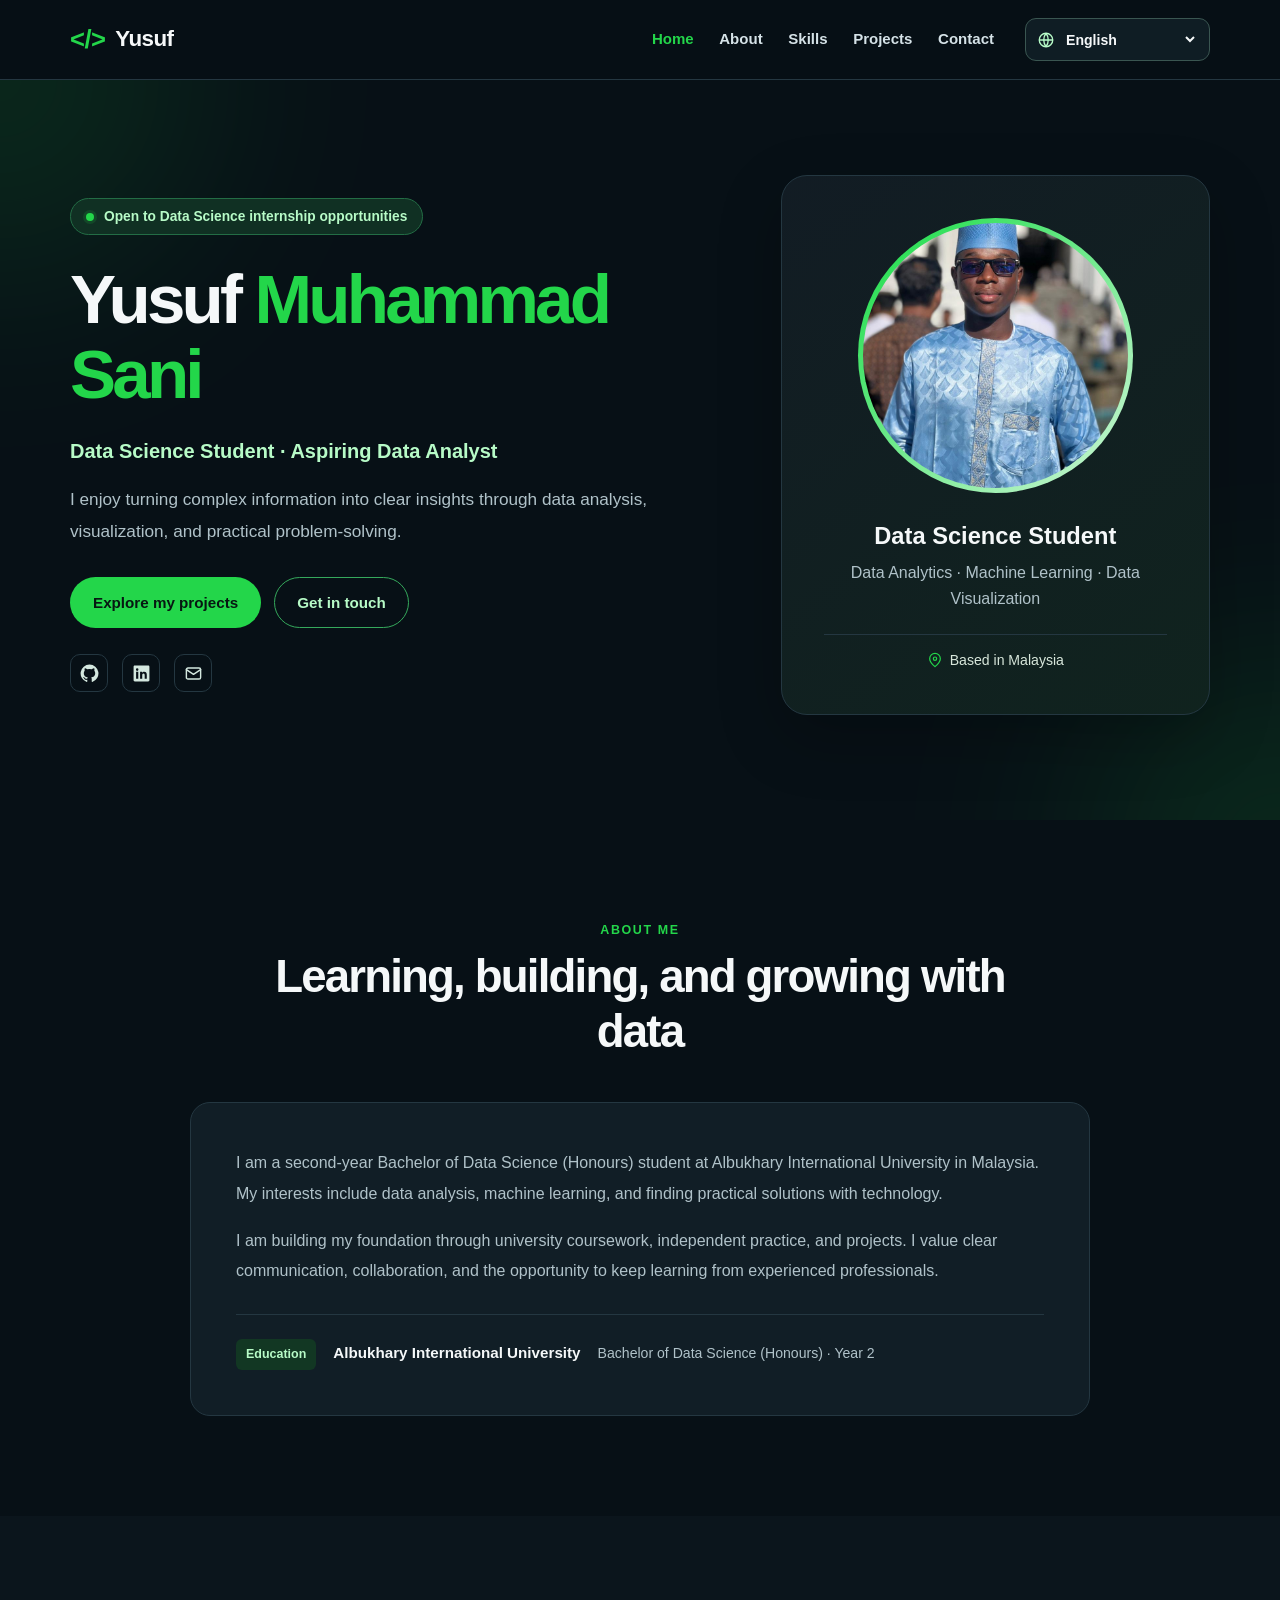
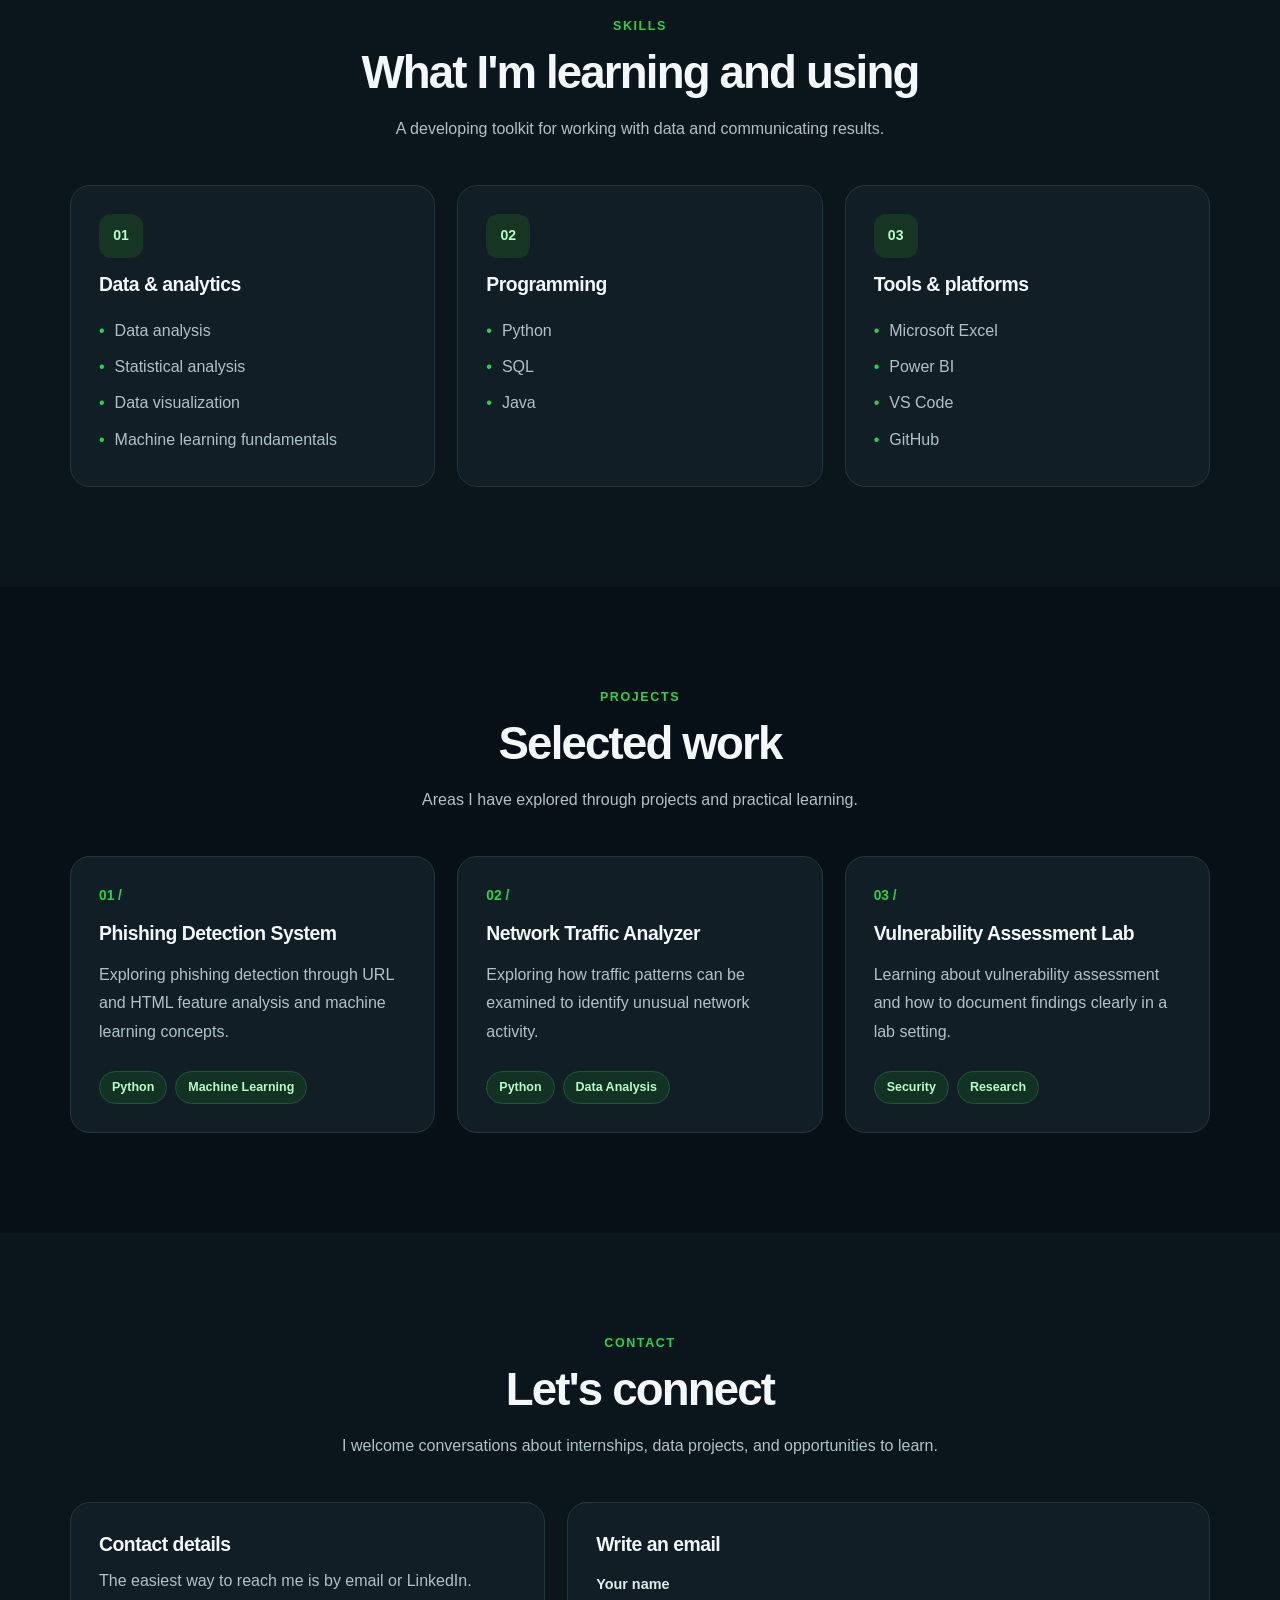
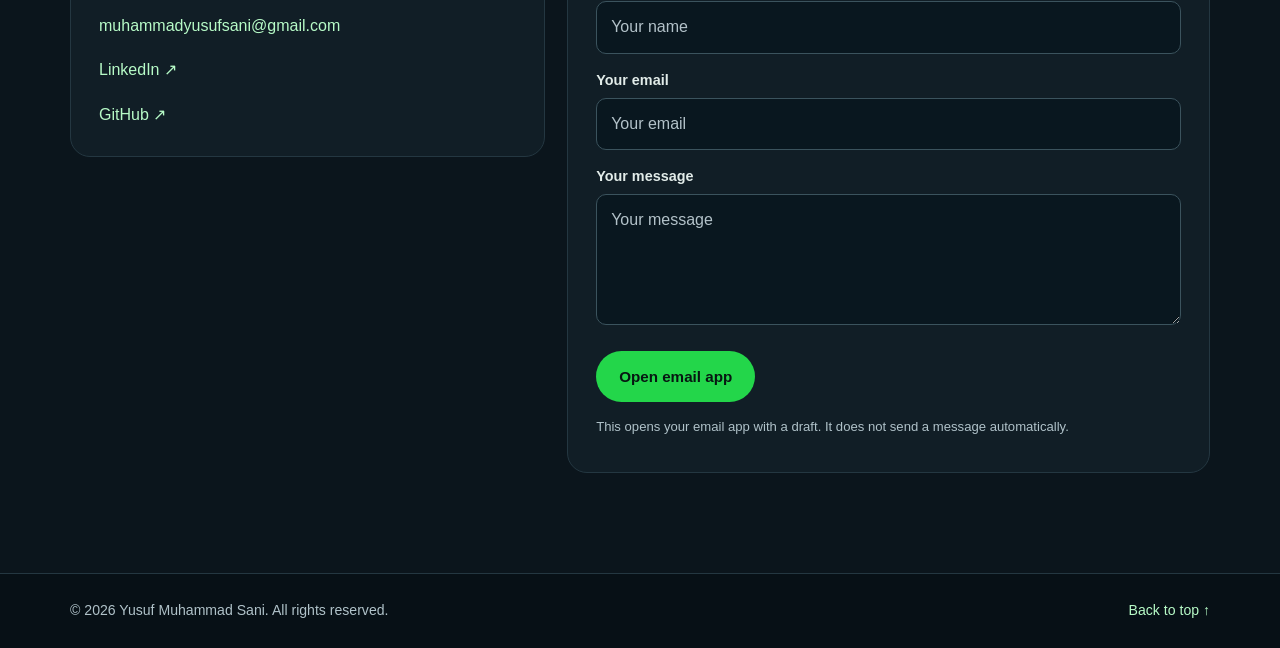
<file: index.html>
<!doctype html>
<html lang="en" dir="ltr">
<head>
  <meta charset="utf-8">
  <meta name="viewport" content="width=device-width, initial-scale=1">
  <meta name="theme-color" content="#071016">
  <meta name="description" data-i18n-content="meta.description" content="Portfolio of Yusuf Muhammad Sani, a Data Science student seeking internship opportunities. Explore projects, skills, and contact details.">
  <meta property="og:type" content="website">
  <meta property="og:title" content="Yusuf Muhammad Sani | Data Science Portfolio">
  <meta property="og:description" content="Data Science student exploring analytics, machine learning, and data visualization.">
  <meta property="og:url" content="https://abuufarhan.github.io/My-Porfolio/">
  <link rel="canonical" href="https://abuufarhan.github.io/My-Porfolio/">
  <title data-i18n="meta.title">Yusuf Muhammad Sani | Data Science Portfolio</title>
  
<link rel="stylesheet" href="css/style.css?v=5">

  <script src="js/i18n.js" defer></script>
  <script src="js/script.js" defer></script>
</head>
<body>
  <a class="skip-link" href="#main" data-i18n="accessibility.skip">Skip to main content</a>
  <header class="site-header" id="top">
    <div class="container header-inner">
      <a class="brand" href="#home" aria-label="Yusuf Muhammad Sani — home">
        <span class="brand-mark" aria-hidden="true">&lt;/&gt;</span><span>Yusuf</span>
      </a>

      <nav class="site-nav" id="siteNav" aria-label="Main navigation" data-i18n-aria-label="nav.label">
        <a href="#home" class="nav-link" data-i18n="nav.home">Home</a>
        <a href="#about" class="nav-link" data-i18n="nav.about">About</a>
        <a href="#skills" class="nav-link" data-i18n="nav.skills">Skills</a>
        <a href="#projects" class="nav-link" data-i18n="nav.projects">Projects</a>
        <a href="#contact" class="nav-link" data-i18n="nav.contact">Contact</a>
      </nav>

      <div class="header-actions">
        <div class="language-picker">
          <svg viewBox="0 0 24 24" fill="none" stroke="currentColor" stroke-width="1.8" aria-hidden="true"><circle cx="12" cy="12" r="9"/><path d="M3 12h18M12 3a15 15 0 0 1 0 18M12 3a15 15 0 0 0 0 18"/></svg>
          <label class="sr-only" data-i18n="nav.chooseLanguage" for="languageSelect">Choose website language</label>
          <select id="languageSelect" aria-label="Choose website language" data-i18n-aria-label="nav.chooseLanguage">
            <option value="en">English</option>
            <option value="ms">Bahasa Melayu</option>
            <option value="ar">العربية</option>
            <option value="zh">简体中文</option>
          </select>
        </div>
        <button class="menu-toggle" id="menuToggle" type="button" aria-controls="siteNav" aria-expanded="false" aria-label="Open navigation" data-i18n-aria-label="nav.openMenu">
          <svg class="menu-icon" viewBox="0 0 24 24" fill="none" stroke="currentColor" stroke-width="2" stroke-linecap="round" aria-hidden="true"><path d="M4 7h16M4 12h16M4 17h16"/></svg>
        </button>
      </div>
    </div>
  </header>

  <main id="main">
    <section class="hero" id="home" aria-labelledby="heroName">
      <div class="container hero-grid">
        <div class="hero-copy">
          <p class="eyebrow"><span class="status-dot" aria-hidden="true"></span><span data-i18n="hero.status">Open to Data Science internship opportunities</span></p>
          <h1 id="heroName">Yusuf <span>Muhammad Sani</span></h1>
          <p class="hero-role" data-i18n="hero.role">Data Science Student · Aspiring Data Analyst</p>
          <p class="hero-description" data-i18n="hero.description">I enjoy turning complex information into clear insights through data analysis, visualization, and practical problem-solving.</p>
          <div class="hero-actions">
            <a class="button button-primary" href="#projects" data-i18n="hero.viewProjects">Explore my projects</a>
            <a class="button button-outline" href="#contact" data-i18n="hero.contactMe">Get in touch</a>
          </div>
          <div class="social-links" aria-label="Professional profiles" data-i18n-aria-label="social.label">
            <a href="https://github.com/Abuufarhan" target="_blank" rel="noopener noreferrer" aria-label="GitHub profile" data-i18n-aria-label="social.github" title="GitHub">
              <svg viewBox="0 0 24 24" fill="currentColor" aria-hidden="true"><path d="M12 .75a11.25 11.25 0 0 0-3.56 21.92c.56.11.77-.24.77-.54v-2.1c-3.13.69-3.79-1.33-3.79-1.33-.51-1.31-1.25-1.66-1.25-1.66-1.02-.7.08-.69.08-.69 1.13.08 1.73 1.17 1.73 1.17 1 1.73 2.62 1.23 3.26.94.1-.73.39-1.23.71-1.51-2.5-.28-5.13-1.25-5.13-5.56 0-1.23.44-2.23 1.16-3.02-.12-.28-.51-1.43.11-2.97 0 0 .95-.31 3.1 1.15a10.8 10.8 0 0 1 5.64 0c2.15-1.46 3.1-1.15 3.1-1.15.62 1.54.23 2.69.11 2.97.72.79 1.15 1.79 1.15 3.02 0 4.32-2.63 5.27-5.14 5.55.4.35.76 1.04.76 2.1v3.1c0 .3.2.66.78.54A11.25 11.25 0 0 0 12 .75Z"/></svg>
            </a>
            <a href="https://my.linkedin.com/in/yusuf-muhammad-sani-abu-farhan-9b7445338" target="_blank" rel="noopener noreferrer" aria-label="LinkedIn profile" data-i18n-aria-label="social.linkedin" title="LinkedIn">
              <svg viewBox="0 0 24 24" fill="currentColor" aria-hidden="true"><path d="M20.45 2H3.55C2.69 2 2 2.68 2 3.52v16.96c0 .84.69 1.52 1.55 1.52h16.9c.86 0 1.55-.68 1.55-1.52V3.52c0-.84-.69-1.52-1.55-1.52ZM7.93 18.76H5.19V9.9h2.74v8.86ZM6.56 8.69a1.59 1.59 0 1 1 0-3.18 1.59 1.59 0 0 1 0 3.18Zm12.2 10.07h-2.73v-4.31c0-1.03-.02-2.36-1.44-2.36-1.44 0-1.66 1.12-1.66 2.28v4.39H10.2V9.9h2.62v1.21h.04c.37-.69 1.25-1.42 2.57-1.42 2.75 0 3.26 1.8 3.26 4.14v4.93Z"/></svg>
            </a>
            <a href="mailto:muhammadyusufsani@gmail.com" aria-label="Email Yusuf" data-i18n-aria-label="social.email" title="Email">
              <svg viewBox="0 0 24 24" fill="none" stroke="currentColor" stroke-width="1.8" stroke-linecap="round" stroke-linejoin="round" aria-hidden="true"><rect x="3" y="5" width="18" height="14" rx="2"/><path d="m3 7 9 6 9-6"/></svg>
            </a>
          </div>
        </div>
        <div class="profile-card">
          <div class="portrait-ring"><img src="images/profile.jpg" width="330" height="330" alt="Portrait of Yusuf Muhammad Sani" data-i18n-alt="hero.photoAlt" decoding="async"></div>
          <h2 data-i18n="hero.cardTitle">Data Science Student</h2>
          <p data-i18n="hero.cardDetails">Data Analytics · Machine Learning · Data Visualization</p>
          <div class="profile-divider" aria-hidden="true"></div>
          <p class="location"><svg viewBox="0 0 24 24" fill="none" stroke="currentColor" stroke-width="1.8" aria-hidden="true"><path d="M20 10c0 5-8 12-8 12S4 15 4 10a8 8 0 1 1 16 0Z"/><circle cx="12" cy="10" r="2.5"/></svg><span data-i18n="hero.location">Based in Malaysia</span></p>
        </div>
      </div>
    </section>

    <section class="section" id="about" aria-labelledby="aboutTitle">
      <div class="container">
        <div class="section-heading"><p class="section-kicker" data-i18n="about.label">About me</p><h2 id="aboutTitle" data-i18n="about.title">Learning, building, and growing with data</h2></div>
        <div class="about-panel">
          <p data-i18n="about.p1">I am a second-year Bachelor of Data Science (Honours) student at Albukhary International University in Malaysia. My interests include data analysis, machine learning, and finding practical solutions with technology.</p>
          <p data-i18n="about.p2">I am building my foundation through university coursework, independent practice, and projects. I value clear communication, collaboration, and the opportunity to keep learning from experienced professionals.</p>
          <div class="about-meta"><span class="meta-label" data-i18n="about.educationLabel">Education</span><strong>Albukhary International University</strong><span data-i18n="about.educationValue">Bachelor of Data Science (Honours) · Year 2</span></div>
        </div>
      </div>
    </section>

    <section class="section section-alt" id="skills" aria-labelledby="skillsTitle">
      <div class="container">
        <div class="section-heading"><p class="section-kicker" data-i18n="skills.label">Skills</p><h2 id="skillsTitle" data-i18n="skills.title">What I'm learning and using</h2><p data-i18n="skills.intro">A developing toolkit for working with data and communicating results.</p></div>
        <div class="cards-grid skills-grid">
          <article class="panel skill-panel"><div class="panel-icon" aria-hidden="true">01</div><h3 data-i18n="skills.dataTitle">Data & analytics</h3><ul><li data-i18n="skills.data1">Data analysis</li><li data-i18n="skills.data2">Statistical analysis</li><li data-i18n="skills.data3">Data visualization</li><li data-i18n="skills.data4">Machine learning fundamentals</li></ul></article>
          <article class="panel skill-panel"><div class="panel-icon" aria-hidden="true">02</div><h3 data-i18n="skills.programmingTitle">Programming</h3><ul><li>Python</li><li>SQL</li><li>Java</li></ul></article>
          <article class="panel skill-panel"><div class="panel-icon" aria-hidden="true">03</div><h3 data-i18n="skills.toolsTitle">Tools & platforms</h3><ul><li>Microsoft Excel</li><li>Power BI</li><li>VS Code</li><li>GitHub</li></ul></article>
        </div>
      </div>
    </section>

    <section class="section" id="projects" aria-labelledby="projectsTitle">
      <div class="container">
        <div class="section-heading"><p class="section-kicker" data-i18n="projects.label">Projects</p><h2 id="projectsTitle" data-i18n="projects.title">Selected work</h2><p data-i18n="projects.intro">Areas I have explored through projects and practical learning.</p></div>
        <div class="cards-grid project-grid">
          <article class="panel project-panel"><div class="project-number" aria-hidden="true">01 /</div><h3 data-i18n="projects.p1.title">Phishing Detection System</h3><p data-i18n="projects.p1.description">Exploring phishing detection through URL and HTML feature analysis and machine learning concepts.</p><div class="tags"><span>Python</span><span data-i18n="projects.tagML">Machine Learning</span></div></article>
          <article class="panel project-panel"><div class="project-number" aria-hidden="true">02 /</div><h3 data-i18n="projects.p2.title">Network Traffic Analyzer</h3><p data-i18n="projects.p2.description">Exploring how traffic patterns can be examined to identify unusual network activity.</p><div class="tags"><span>Python</span><span data-i18n="projects.tagAnalysis">Data Analysis</span></div></article>
          <article class="panel project-panel"><div class="project-number" aria-hidden="true">03 /</div><h3 data-i18n="projects.p3.title">Vulnerability Assessment Lab</h3><p data-i18n="projects.p3.description">Learning about vulnerability assessment and how to document findings clearly in a lab setting.</p><div class="tags"><span data-i18n="projects.tagSecurity">Security</span><span data-i18n="projects.tagResearch">Research</span></div></article>
        </div>
      </div>
    </section>

    <section class="section section-alt" id="contact" aria-labelledby="contactTitle">
      <div class="container">
        <div class="section-heading"><p class="section-kicker" data-i18n="contact.label">Contact</p><h2 id="contactTitle" data-i18n="contact.title">Let's connect</h2><p data-i18n="contact.intro">I welcome conversations about internships, data projects, and opportunities to learn.</p></div>
        <div class="contact-grid">
          <div class="panel contact-details"><h3 data-i18n="contact.detailsTitle">Contact details</h3><p data-i18n="contact.detailsText">The easiest way to reach me is by email or LinkedIn.</p><a href="mailto:muhammadyusufsani@gmail.com" class="contact-link">muhammadyusufsani@gmail.com</a><a href="https://my.linkedin.com/in/yusuf-muhammad-sani-abu-farhan-9b7445338" target="_blank" rel="noopener noreferrer" class="contact-link">LinkedIn <span aria-hidden="true">↗</span></a><a href="https://github.com/Abuufarhan" target="_blank" rel="noopener noreferrer" class="contact-link">GitHub <span aria-hidden="true">↗</span></a></div>
          <form id="contactForm" class="panel contact-form">
            <h3 data-i18n="contact.formTitle">Write an email</h3>
            <label for="contactName" data-i18n="contact.name">Your name</label><input id="contactName" name="name" type="text" required autocomplete="name" maxlength="100" placeholder="Your name" data-i18n-placeholder="contact.name">
            <label for="contactEmail" data-i18n="contact.email">Your email</label><input id="contactEmail" name="email" type="email" required autocomplete="email" maxlength="160" placeholder="Your email" data-i18n-placeholder="contact.email">
            <label for="contactMessage" data-i18n="contact.message">Your message</label><textarea id="contactMessage" name="message" required rows="4" maxlength="2500" placeholder="Your message" data-i18n-placeholder="contact.message"></textarea>
            <button class="button button-primary" type="submit" data-i18n="contact.compose">Open email app</button>
            <p class="form-note" data-i18n="contact.note">This opens your email app with a draft. It does not send a message automatically.</p>
            <p class="form-status" id="formStatus" role="status" aria-live="polite"></p>
          </form>
        </div>
      </div>
    </section>
  </main>

  <footer class="footer"><div class="container footer-inner"><p>© <span id="year">2026</span> Yusuf Muhammad Sani. <span data-i18n="footer.rights">All rights reserved.</span></p><a href="#home" data-i18n="footer.backToTop">Back to top ↑</a></div></footer>
</body>
</html>
</file>
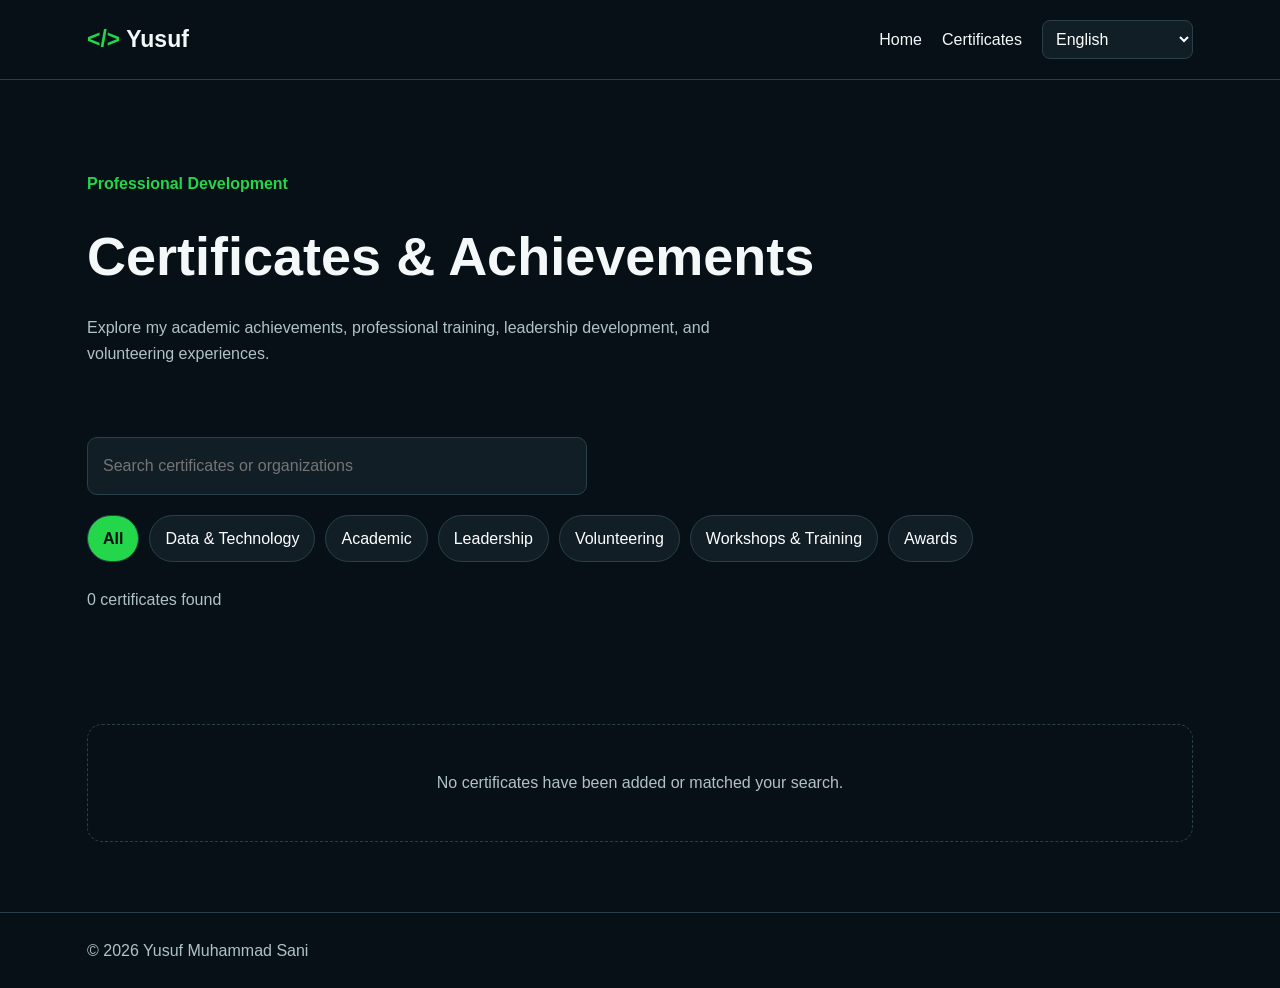
<file: certificates.html>
<!DOCTYPE html>
<html lang="en">
<head>
<meta charset="UTF-8">
<meta name="viewport" content="width=device-width, initial-scale=1">
<title>Certificates & Achievements | Yusuf Muhammad Sani</title>

<style>
:root {
  color-scheme: dark;
  --bg: #071016;
  --card: #111e26;
  --green: #23d64a;
  --text: #f5f8f9;
  --muted: #b0c2c9;
  --border: #29404a;
}
* { box-sizing: border-box; }
body {
  margin: 0;
  background: var(--bg);
  color: var(--text);
  font: 16px/1.6 "Segoe UI", Arial, sans-serif;
}
a { text-decoration: none; color: inherit; }
button, input, select { font: inherit; }
button, select { cursor: pointer; }
:focus-visible { outline: 3px solid var(--green); outline-offset: 3px; }
.container { max-width: 1150px; margin: auto; padding: 0 22px; }

header {
  padding: 20px 0;
  border-bottom: 1px solid var(--border);
}
.header-inner {
  display: flex;
  justify-content: space-between;
  align-items: center;
  flex-wrap: wrap;
  gap: 20px;
}
.logo { font-size: 23px; font-weight: 800; }
.logo span { color: var(--green); }
nav { display: flex; gap: 20px; align-items: center; flex-wrap: wrap; }
nav a:hover { color: var(--green); }

#language {
  background: var(--card);
  border: 1px solid var(--border);
  border-radius: 8px;
  color: white;
  padding: 9px;
}
.hero { padding: 75px 0 35px; }
.kicker { color: var(--green); font-weight: 700; }
h1 { font-size: clamp(32px, 5vw, 54px); margin: 10px 0; }
.description { max-width: 650px; color: var(--muted); }

#search {
  width: 100%;
  max-width: 500px;
  padding: 15px;
  margin: 20px 0;
  background: var(--card);
  border: 1px solid var(--border);
  border-radius: 10px;
  color: white;
}
.filters { display: flex; gap: 10px; flex-wrap: wrap; }
.filter {
  border: 1px solid var(--border);
  background: var(--card);
  color: white;
  padding: 10px 15px;
  border-radius: 25px;
}
.filter[aria-pressed="true"] {
  background: var(--green);
  color: #071016;
  font-weight: 700;
}
#count { color: var(--muted); margin: 25px 0; }

.grid {
  display: grid;
  grid-template-columns: repeat(3, minmax(0, 1fr));
  gap: 22px;
  padding-bottom: 70px;
}
.card {
  padding: 25px;
  border: 1px solid var(--border);
  background: var(--card);
  border-radius: 18px;
  display: flex;
  flex-direction: column;
}
.category {
  align-self: flex-start;
  color: #b7fbc7;
  background: #163523;
  border-radius: 20px;
  padding: 5px 12px;
  font-size: 13px;
}
.card h2 { font-size: 20px; margin-bottom: 8px; }
.card p { color: var(--muted); margin: 4px 0; }
.actions { display: flex; gap: 10px; flex-wrap: wrap; margin-top: 22px; }
.actions a { padding: 10px 14px; border-radius: 9px; font-weight: 700; }
.view { background: var(--green); color: #071016; }
.download { border: 1px solid var(--green); color: #b7fbc7; }

#empty {
  padding: 45px 15px;
  color: var(--muted);
  text-align: center;
  border: 1px dashed var(--border);
  border-radius: 15px;
  margin-bottom: 70px;
}
footer {
  border-top: 1px solid var(--border);
  padding: 25px 0;
  color: var(--muted);
}
@media (max-width: 850px) {
  .grid { grid-template-columns: repeat(2, minmax(0, 1fr)); }
}
@media (max-width: 600px) {
  .grid { grid-template-columns: 1fr; }
  .hero { padding-top: 45px; }
}
</style>
</head>

<body>
<header>
  <div class="container header-inner">
    <a class="logo" href="index.html"><span>&lt;/&gt;</span> Yusuf</a>
    <nav>
      <a href="index.html" id="homeLink">Home</a>
      <a href="certificates.html" id="certLink" aria-current="page">Certificates</a>
      <select id="language" aria-label="Select language">
        <option value="en">English</option>
        <option value="ms">Bahasa Melayu</option>
        <option value="ar">العربية</option>
        <option value="zh">简体中文</option>
      </select>
    </nav>
  </div>
</header>

<main class="container">
  <section class="hero">
    <p class="kicker" id="kicker">Professional Development</p>
    <h1 id="title">Certificates & Achievements</h1>
    <p class="description" id="intro">
      Explore my academic achievements, professional training,
      leadership development, and volunteering experiences.
    </p>
  </section>

  <section aria-label="Certificate library">
    <input type="search" id="search"
      placeholder="Search certificates or organizations"
      aria-label="Search certificates">

    <div class="filters" id="filters"></div>
    <p id="count" aria-live="polite"></p>
    <div class="grid" id="grid"></div>
    <p id="empty" hidden></p>
  </section>
</main>

<footer>
  <div class="container">
    © <span id="year"></span> Yusuf Muhammad Sani
  </div>
</footer>

<script>
/*
  ADD YOUR REAL CERTIFICATES HERE.

  Upload the PDF into your GitHub "certificates" folder,
  then add an entry below using its exact filename.
*/
const certificates = [
  // Example format (do not publish fictitious credentials):
  // {
  //   title: "Certificate Name",
  //   issuer: "Issuing Organization",
  //   year: 2026,
  //   category: "technology",
  //   file: "certificates/certificate-name.pdf"
  // }
];

const translations = {
  en: {
    home: "Home", cert: "Certificates",
    kicker: "Professional Development",
    title: "Certificates & Achievements",
    intro: "Explore my academic achievements, professional training, leadership development, and volunteering experiences.",
    search: "Search certificates or organizations",
    all: "All", technology: "Data & Technology",
    academic: "Academic", leadership: "Leadership",
    volunteering: "Volunteering", training: "Workshops & Training",
    awards: "Awards", view: "View Certificate",
    download: "Download", results: "certificates found",
    empty: "No certificates have been added or matched your search."
  },
  ms: {
    home: "Laman Utama", cert: "Sijil",
    kicker: "Pembangunan Profesional",
    title: "Sijil & Pencapaian",
    intro: "Terokai pencapaian akademik, latihan profesional, kepimpinan dan pengalaman sukarelawan saya.",
    search: "Cari sijil atau organisasi",
    all: "Semua", technology: "Data & Teknologi",
    academic: "Akademik", leadership: "Kepimpinan",
    volunteering: "Kesukarelawanan", training: "Bengkel & Latihan",
    awards: "Anugerah", view: "Lihat Sijil",
    download: "Muat Turun", results: "sijil ditemui",
    empty: "Tiada sijil ditambah atau ditemui."
  },
  ar: {
    home: "الرئيسية", cert: "الشهادات",
    kicker: "التطوير المهني",
    title: "الشهادات والإنجازات",
    intro: "استكشف إنجازاتي الأكاديمية وتدريبي المهني وخبراتي في القيادة والتطوع.",
    search: "ابحث عن شهادة أو جهة إصدار",
    all: "الكل", technology: "البيانات والتقنية",
    academic: "أكاديمي", leadership: "القيادة",
    volunteering: "التطوع", training: "ورش العمل والتدريب",
    awards: "الجوائز", view: "عرض الشهادة",
    download: "تنزيل", results: "شهادات",
    empty: "لم تتم إضافة شهادات أو لا توجد نتائج."
  },
  zh: {
    home: "首页", cert: "证书",
    kicker: "专业发展",
    title: "证书与成就",
    intro: "探索我的学术成就、专业培训、领导力发展和志愿服务经历。",
    search: "搜索证书或颁发机构",
    all: "全部", technology: "数据与技术",
    academic: "学术", leadership: "领导力",
    volunteering: "志愿服务", training: "研讨会与培训",
    awards: "奖项", view: "查看证书",
    download: "下载", results: "份证书",
    empty: "尚未添加证书或没有匹配结果。"
  }
};

const categories = [
  "all", "technology", "academic",
  "leadership", "volunteering", "training", "awards"
];

let lang = "en";
let activeCategory = "all";

try {
  const saved = localStorage.getItem("portfolioLanguage");
  if (translations[saved]) lang = saved;
} catch (_) {}

const get = id => document.getElementById(id);
const t = key => translations[lang][key];

function render() {
  document.documentElement.lang = lang === "zh" ? "zh-CN" : lang;
  document.documentElement.dir = lang === "ar" ? "rtl" : "ltr";

  get("language").value = lang;
  get("homeLink").textContent = t("home");
  get("certLink").textContent = t("cert");
  get("kicker").textContent = t("kicker");
  get("title").textContent = t("title");
  get("intro").textContent = t("intro");
  get("search").placeholder = t("search");
  get("search").setAttribute("aria-label", t("search"));

  get("filters").replaceChildren();

  categories.forEach(category => {
    const button = document.createElement("button");
    button.type = "button";
    button.className = "filter";
    button.textContent = t(category);
    button.setAttribute(
      "aria-pressed",
      String(activeCategory === category)
    );
    button.onclick = () => {
      activeCategory = category;
      render();
    };
    get("filters").appendChild(button);
  });

  const query = get("search").value.toLowerCase();

  const filtered = certificates
    .filter(c =>
      (activeCategory === "all" || c.category === activeCategory) &&
      (c.title + " " + c.issuer).toLowerCase().includes(query)
    )
    .sort((a, b) => b.year - a.year);

  get("count").textContent = filtered.length + " " + t("results");
  get("grid").replaceChildren();

  filtered.forEach(c => {
    const card = document.createElement("article");
    card.className = "card";

    const badge = document.createElement("span");
    badge.className = "category";
    badge.textContent = t(c.category);

    const title = document.createElement("h2");
    title.textContent = c.title;

    const issuer = document.createElement("p");
    issuer.textContent = c.issuer;

    const year = document.createElement("p");
    year.textContent = String(c.year);

    const actions = document.createElement("div");
    actions.className = "actions";

    const view = document.createElement("a");
    view.href = c.file;
    view.target = "_blank";
    view.rel = "noopener noreferrer";
    view.className = "view";
    view.textContent = t("view");

    const download = document.createElement("a");
    download.href = c.file;
    download.download = "";
    download.className = "download";
    download.textContent = t("download");

    actions.append(view, download);
    card.append(badge, title, issuer, year, actions);
    get("grid").appendChild(card);
  });

  get("empty").hidden = filtered.length !== 0;
  get("empty").textContent = t("empty");
}

get("language").addEventListener("change", e => {
  lang = e.target.value;
  try {
    localStorage.setItem("portfolioLanguage", lang);
  } catch (_) {}
  render();
});

get("search").addEventListener("input", render);
get("year").textContent = new Date().getFullYear();
render();
</script>
</body>
</html>
</file>
<file: css/style.css>
/* Yusuf Muhammad Sani — Portfolio | responsive, accessible, dependency-free */
:root {
  color-scheme: dark;
  --bg: #071016;
  --bg-alt: #0b151c;
  --surface: #111e26;
  --line: #243741;
  --text: #f5f8f9;
  --muted: #b0c2c9;
  --green: #23d64a;
  --green-soft: #b7fbc7;
  --radius: 20px;
  --shadow: 0 22px 64px rgba(0,0,0,.24);
}
*, *::before, *::after { box-sizing: border-box; }
html { scroll-behavior: smooth; scroll-padding-top: 88px; }
body { margin: 0; background: var(--bg); color: var(--text); font-family: Inter, 'Segoe UI', Arial, sans-serif; -webkit-font-smoothing: antialiased; line-height: 1.65; }
body, button, select, input, textarea { font-size: 16px; }
a { color: inherit; text-decoration: none; }
button, select, input, textarea { font: inherit; }
button, select { cursor: pointer; }
button:focus-visible, select:focus-visible, input:focus-visible, textarea:focus-visible, a:focus-visible { outline: 3px solid var(--green); outline-offset: 4px; }
.container { width: min(1140px, calc(100% - 44px)); margin-inline: auto; }
.sr-only { position: absolute; width: 1px; height: 1px; padding: 0; margin: -1px; overflow: hidden; clip: rect(0,0,0,0); white-space: nowrap; border: 0; }
.skip-link { position: fixed; top: -90px; inset-inline-start: 15px; z-index: 150; background: white; color: #081018; padding: 10px 16px; border-radius: 8px; }
.skip-link:focus { top: 12px; }
.site-header { position: sticky; top: 0; z-index: 100; background: rgba(7, 16, 22, .96); border-bottom: 1px solid var(--line); backdrop-filter: blur(16px); }
.header-inner { min-height: 79px; display: flex; align-items: center; gap: 24px; }
.brand { display: inline-flex; align-items: center; flex-shrink: 0; gap: 10px; font-size: 1.4rem; font-weight: 800; letter-spacing: -.025em; }
.brand-mark { color: var(--green); font-size: 1.6rem; font-weight: 900; }
.site-nav { display: flex; align-items: center; gap: clamp(12px, 2vw, 27px); margin-inline-start: auto; }
.nav-link { color: #d5e2e7; font-size: .94rem; font-weight: 650; transition: color .2s; }
.nav-link:hover, .nav-link.is-active { color: var(--green); }
.header-actions { display: flex; align-items: center; gap: 10px; margin-inline-start: 7px; }
.language-picker { display: flex; align-items: center; gap: 7px; padding: 0 11px; border-radius: 11px; border: 1px solid #3a5651; background: #0f1d24; }
.language-picker svg { width: 18px; height: 18px; color: var(--green-soft); flex: none; }
.language-picker select { max-width: 143px; min-height: 41px; padding: 6px 14px 6px 0; border: none; background: transparent; color: var(--text); font-size: .88rem; font-weight: 650; outline-offset: 4px; direction: ltr; }
.language-picker option { background: #11242d; color: white; }
.menu-toggle { display: none; align-items: center; justify-content: center; width: 42px; height: 42px; background: #0d1a21; border: 1px solid var(--line); border-radius: 11px; color: var(--text); }
.menu-toggle svg { width: 23px; height: 23px; }
.hero { position: relative; overflow: hidden; isolation: isolate; }
.hero::before, .hero::after { content: ''; position: absolute; z-index: -1; pointer-events: none; width: 400px; height: 400px; border-radius: 50%; filter: blur(110px); opacity: .13; background: #23d64a; }
.hero::before { inset-block-start: -200px; inset-inline-start: -200px; }
.hero::after { inset-block-end: -230px; inset-inline-end: -200px; }
.hero-grid { min-height: min(740px, calc(100svh - 80px)); display: grid; grid-template-columns: minmax(0, 1.2fr) minmax(300px, .8fr); align-items: center; gap: clamp(32px, 5.2vw, 86px); padding-block: 90px 100px; }
.eyebrow { display: inline-flex; align-items: center; gap: 10px; padding: 8px 15px; border: 1px solid #236d45; border-radius: 999px; background: #103023; color: var(--green-soft); font-size: .86rem; font-weight: 680; line-height: 1.4; margin: 0 0 27px; }
.status-dot { display: inline-block; flex: 0 0 auto; height: 8px; width: 8px; border-radius: 50%; background: var(--green); box-shadow: 0 0 0 3px rgba(35,214,74,.14); }
.hero h1 { font-size: clamp(2.8rem, 5.4vw, 4.85rem); letter-spacing: -.055em; line-height: 1.08; font-weight: 820; overflow-wrap: break-word; margin: 0; }
.hero h1 span { color: var(--green); }
.hero-role { font-size: clamp(1.06rem, 1.6vw, 1.25rem); line-height: 1.5; color: var(--green-soft); font-weight: 750; margin: 25px 0 0; }
.hero-description { font-size: 1.075rem; color: var(--muted); line-height: 1.82; max-width: 580px; margin: 18px 0 0; }
.hero-actions { display: flex; align-items: center; flex-wrap: wrap; gap: 13px; margin-top: 30px; }
.button { display: inline-flex; align-items: center; justify-content: center; min-height: 48px; border-radius: 999px; padding: 12px 22px; font-size: .95rem; font-weight: 750; border: 1px solid transparent; transition: background .2s, transform .2s, border-color .2s; }
.button:hover { transform: translateY(-2px); }
.button-primary { background: var(--green); color: #071712; }
.button-primary:hover { background: #73f391; color: #071712; }
.button-outline { border-color: #35a95c; color: var(--green-soft); background: transparent; }
.button-outline:hover { background: #143622; }
.social-links { display: flex; gap: 14px; margin-top: 26px; }
.social-links a { display: flex; align-items: center; justify-content: center; width: 38px; height: 38px; border: 1px solid var(--line); border-radius: 10px; color: #d4e8df; transition: color .2s, border-color .2s, transform .2s; }
.social-links a:hover { color: var(--green); border-color: var(--green); transform: translateY(-2px); }
.social-links svg { width: 19px; height: 19px; }
.profile-card { padding: clamp(24px, 3.7vw, 42px); border: 1px solid var(--line); border-radius: 26px; background: linear-gradient(145deg, #121c24, #10231e); text-align: center; box-shadow: var(--shadow); }
.portrait-ring { width: min(100%, 275px); aspect-ratio: 1; border-radius: 50%; padding: 5px; background: linear-gradient(135deg, #16dc44, #d0f7d9); margin: 0 auto 28px; }
.portrait-ring img { width: 100%; height: 100%; object-fit: cover; border-radius: 50%; display: block; }
.profile-card h2 { font-size: 1.48rem; margin: 0 0 8px; line-height: 1.3; font-weight: 800; }
.profile-card p { color: var(--muted); margin: 0; line-height: 1.65; }
.profile-divider { height: 1px; background: var(--line); margin-block: 21px 14px; }
.profile-card .location { display: flex; justify-content: center; align-items: center; gap: 7px; font-size: .88rem; color: #d8e7db; }
.location svg { width: 16px; height: 16px; color: var(--green); }
.section { padding: 100px 0; }
.section-alt { background: var(--bg-alt); }
.section-heading { max-width: 790px; margin: 0 auto 42px; text-align: center; }
.section-kicker { color: var(--green); text-transform: uppercase; letter-spacing: .13em; font-size: .78rem; font-weight: 800; margin: 0 0 8px; }
.section-heading h2 { font-size: clamp(1.9rem, 4vw, 2.85rem); line-height: 1.22; letter-spacing: -.04em; font-weight: 790; margin: 0; }
.section-heading > p:last-child:not(.section-kicker) { color: var(--muted); margin: 16px auto 0; }
.about-panel { border: 1px solid var(--line); border-radius: var(--radius); background: var(--surface); padding: clamp(25px, 5vw, 45px); max-width: 900px; margin: 0 auto; }
.about-panel > p { color: var(--muted); line-height: 1.93; margin: 0 0 16px; }
.about-meta { display: flex; flex-wrap: wrap; align-items: baseline; gap: 9px 17px; border-top: 1px solid var(--line); margin-top: 27px; padding-top: 24px; }
.about-meta strong { font-size: .95rem; }
.about-meta span:last-child { color: var(--muted); font-size: .88rem; }
.meta-label { background: #123723; color: var(--green-soft); border-radius: 6px; font-size: .78rem; padding: 5px 10px; font-weight: 700; }
.cards-grid { display: grid; gap: 22px; grid-template-columns: repeat(3, minmax(0,1fr)); }
.panel { border: 1px solid var(--line); border-radius: var(--radius); background: var(--surface); padding: 28px; min-width: 0; }
.panel h3 { margin: 13px 0 13px; font-size: 1.21rem; letter-spacing: -.025em; line-height: 1.4; }
.panel-icon { display: inline-flex; align-items: center; justify-content: center; width: 44px; height: 44px; border-radius: 12px; background: #163523; color: var(--green-soft); font-size: .88rem; font-weight: 800; }
.skill-panel ul { list-style: none; padding: 0; margin: 15px 0 0; }
.skill-panel li { color: var(--muted); padding: 5px 0; }
.skill-panel li::before { content: '•'; color: var(--green); margin-inline-end: 10px; }
.project-panel { display: flex; flex-direction: column; }
.project-number { color: var(--green); font-weight: 800; font-size: .86rem; }
.project-panel p { color: var(--muted); line-height: 1.79; margin: 0 0 25px; }
.tags { display: flex; flex-wrap: wrap; gap: 8px; margin-top: auto; }
.tags span { background: #123324; color: var(--green-soft); border: 1px solid #23543a; border-radius: 999px; padding: 5px 12px; font-size: .78rem; font-weight: 680; }
.contact-grid { display: grid; grid-template-columns: .85fr 1.15fr; gap: 22px; align-items: start; }
.contact-details h3, .contact-form h3 { margin: 0 0 10px; }
.contact-details > p { color: var(--muted); margin: 0 0 19px; }
.contact-link { display: block; width: fit-content; max-width: 100%; color: var(--green-soft); margin-top: 18px; overflow-wrap: anywhere; }
.contact-link:hover { text-decoration: underline; }
.contact-form label { display: block; margin: 15px 0 5px; color: #e2ece9; font-size: .9rem; font-weight: 700; }
.contact-form input, .contact-form textarea { width: 100%; padding: 12px 14px; border: 1px solid #3b535d; border-radius: 10px; background: #09171f; color: var(--text); resize: vertical; }
.contact-form input::placeholder, .contact-form textarea::placeholder { color: #b3c2c9; }
.contact-form .button { margin-top: 17px; }
.form-note { color: var(--muted); font-size: .82rem; margin: 14px 0 0; }
.form-status { color: var(--green-soft); font-size: .85rem; margin: 6px 0 0; min-height: 1px; }
.footer { border-top: 1px solid var(--line); padding: 25px 0; }
.footer-inner { display: flex; align-items: center; justify-content: space-between; gap: 15px; }
.footer p { color: var(--muted); font-size: .88rem; margin: 0; }
.footer a { color: var(--green-soft); font-size: .88rem; }
.footer a:hover { text-decoration: underline; }
/* Language-specific typography and bidi behaviour. Names/brands remain in original script. */
html[lang="ar"] body { font-family: Tahoma, 'Noto Sans Arabic', 'Segoe UI', sans-serif; }
html[lang="zh-CN"] body { font-family: 'Microsoft YaHei', 'PingFang SC', 'Segoe UI', sans-serif; }
html[dir="rtl"] .brand, html[dir="rtl"] .hero h1, html[dir="rtl"] .social-links { direction: ltr; unicode-bidi: isolate; }
html[dir="rtl"] .hero h1 { text-align: right; }
html[dir="rtl"] .language-picker { direction: ltr; }
html[dir="rtl"] .contact-link { direction: ltr; unicode-bidi: isolate; }
@media (max-width: 1020px) {
  .header-inner { gap: 14px; }
  .site-nav { gap: 14px; }
  .hero-grid { grid-template-columns: minmax(0,1fr) minmax(280px,.72fr); }
}
@media (max-width: 850px) {
  .header-inner { justify-content: space-between; position: relative; }
  .site-nav { display: none; position: absolute; inset-inline: 0; top: calc(100% - 1px); background: #0b171e; border: 1px solid var(--line); padding: 12px; border-radius: 0 0 16px 16px; box-shadow: var(--shadow); }
  .site-nav.is-open { display: flex; flex-direction: column; align-items: stretch; gap: 2px; }
  .site-nav .nav-link { display: block; padding: 11px 12px; }
  .menu-toggle { display: flex; }
  .hero-grid { grid-template-columns: 1fr; gap: 32px; padding-block: 70px 76px; min-height: 0; }
  .hero-copy { max-width: 690px; }
  .profile-card { max-width: 520px; width: 100%; justify-self: center; }
  .cards-grid { grid-template-columns: repeat(2, minmax(0,1fr)); }
  .contact-grid { grid-template-columns: 1fr; }
}
@media (max-width: 600px) {
  .container { width: min(100% - 30px, 1140px); }
  .header-inner { min-height: 68px; }
  .brand { font-size: 1.18rem; }
  .brand-mark { font-size: 1.3rem; }
  .header-actions { gap: 7px; margin-inline-start: 0; }
  .language-picker { gap: 5px; padding-inline: 8px; }
  .language-picker select { width: 116px; min-width: 0; font-size: .77rem; }
  .language-picker svg { width: 15px; height: 15px; }
  .menu-toggle { width: 40px; height: 40px; }
  .hero-grid { padding-block: 57px 62px; }
  .hero h1 { font-size: clamp(2.5rem, 11vw, 3.65rem); }
  .eyebrow { font-size: .78rem; max-width: 100%; }
  .hero-description { font-size: 1rem; }
  .hero-actions .button { width: 100%; }
  .portrait-ring { width: 225px; }
  .section { padding-block: 72px; }
  .cards-grid { grid-template-columns: 1fr; }
  .panel { padding: 24px; }
  .footer-inner { flex-direction: column; text-align: center; }
}
@media (prefers-reduced-motion: reduce) {
  *, *::before, *::after { scroll-behavior: auto !important; transition-duration: .01ms !important; animation-duration: .01ms !important; }
}
</file>
